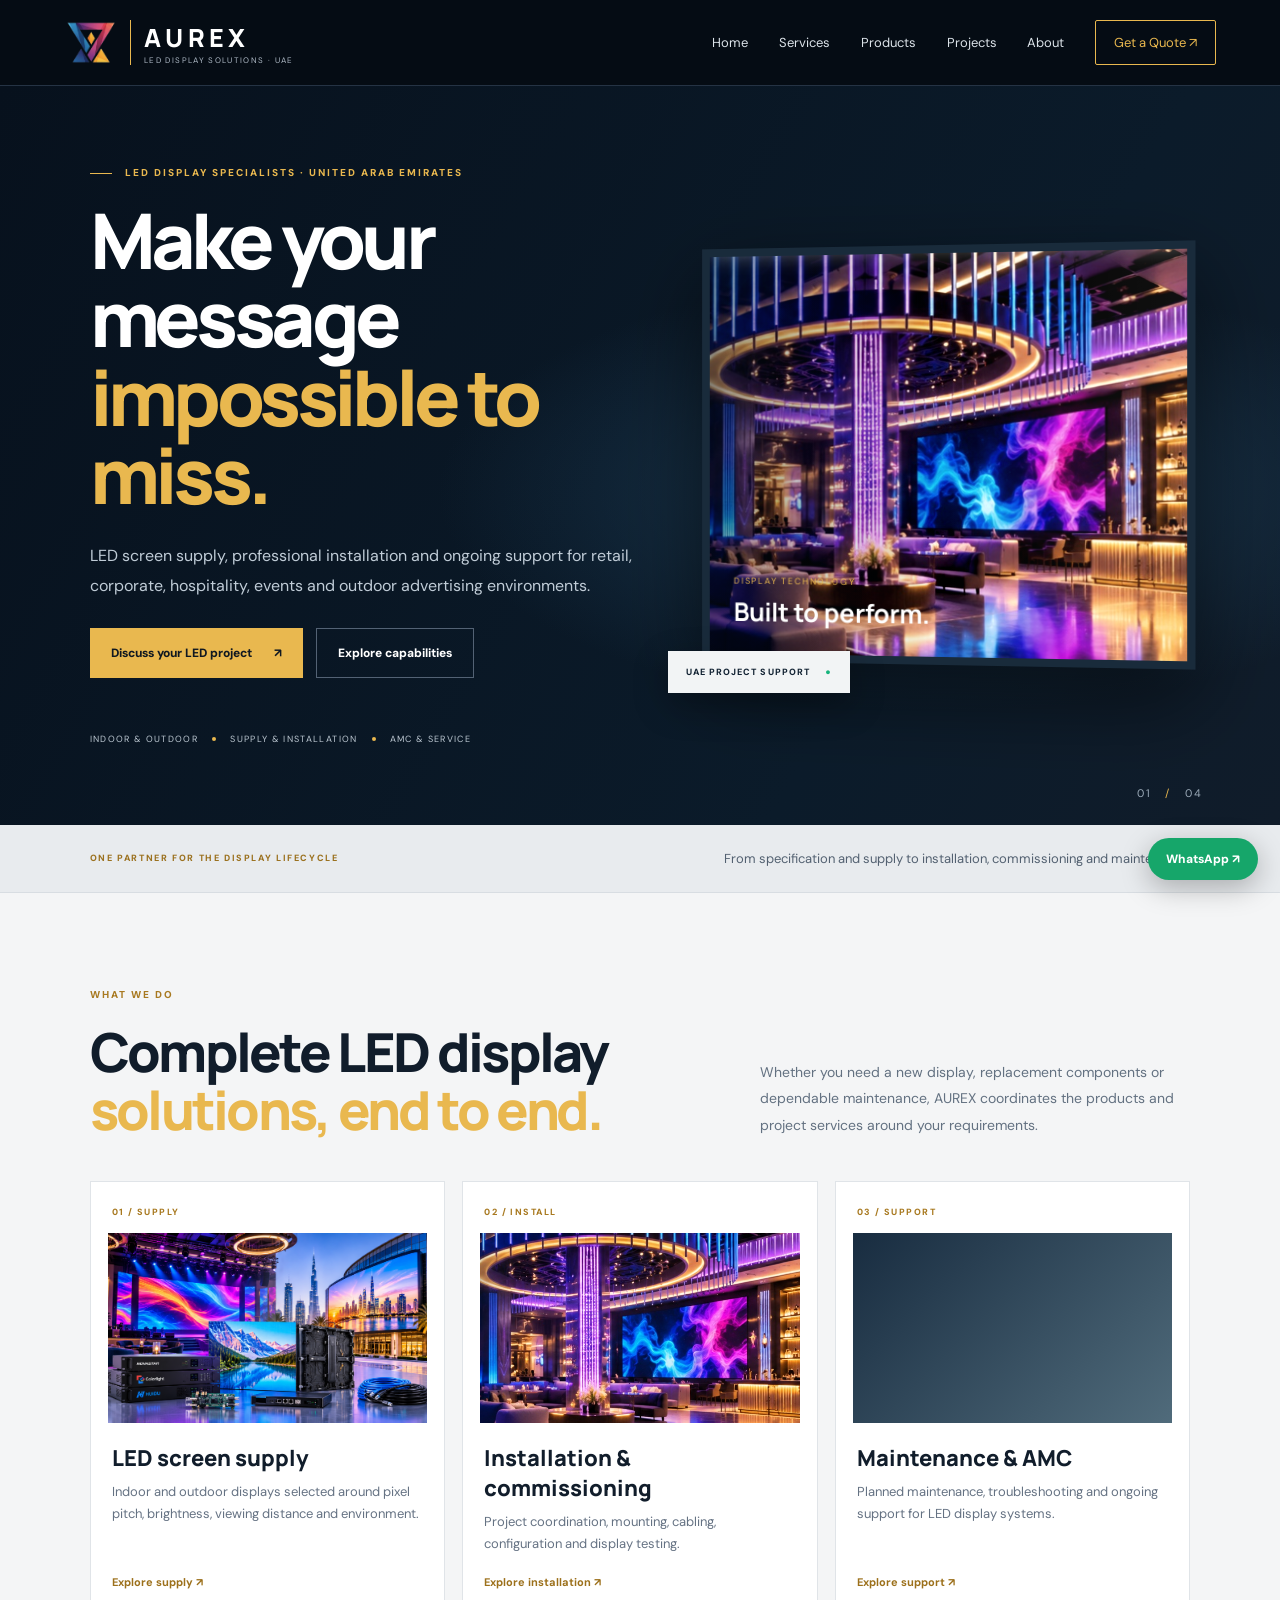
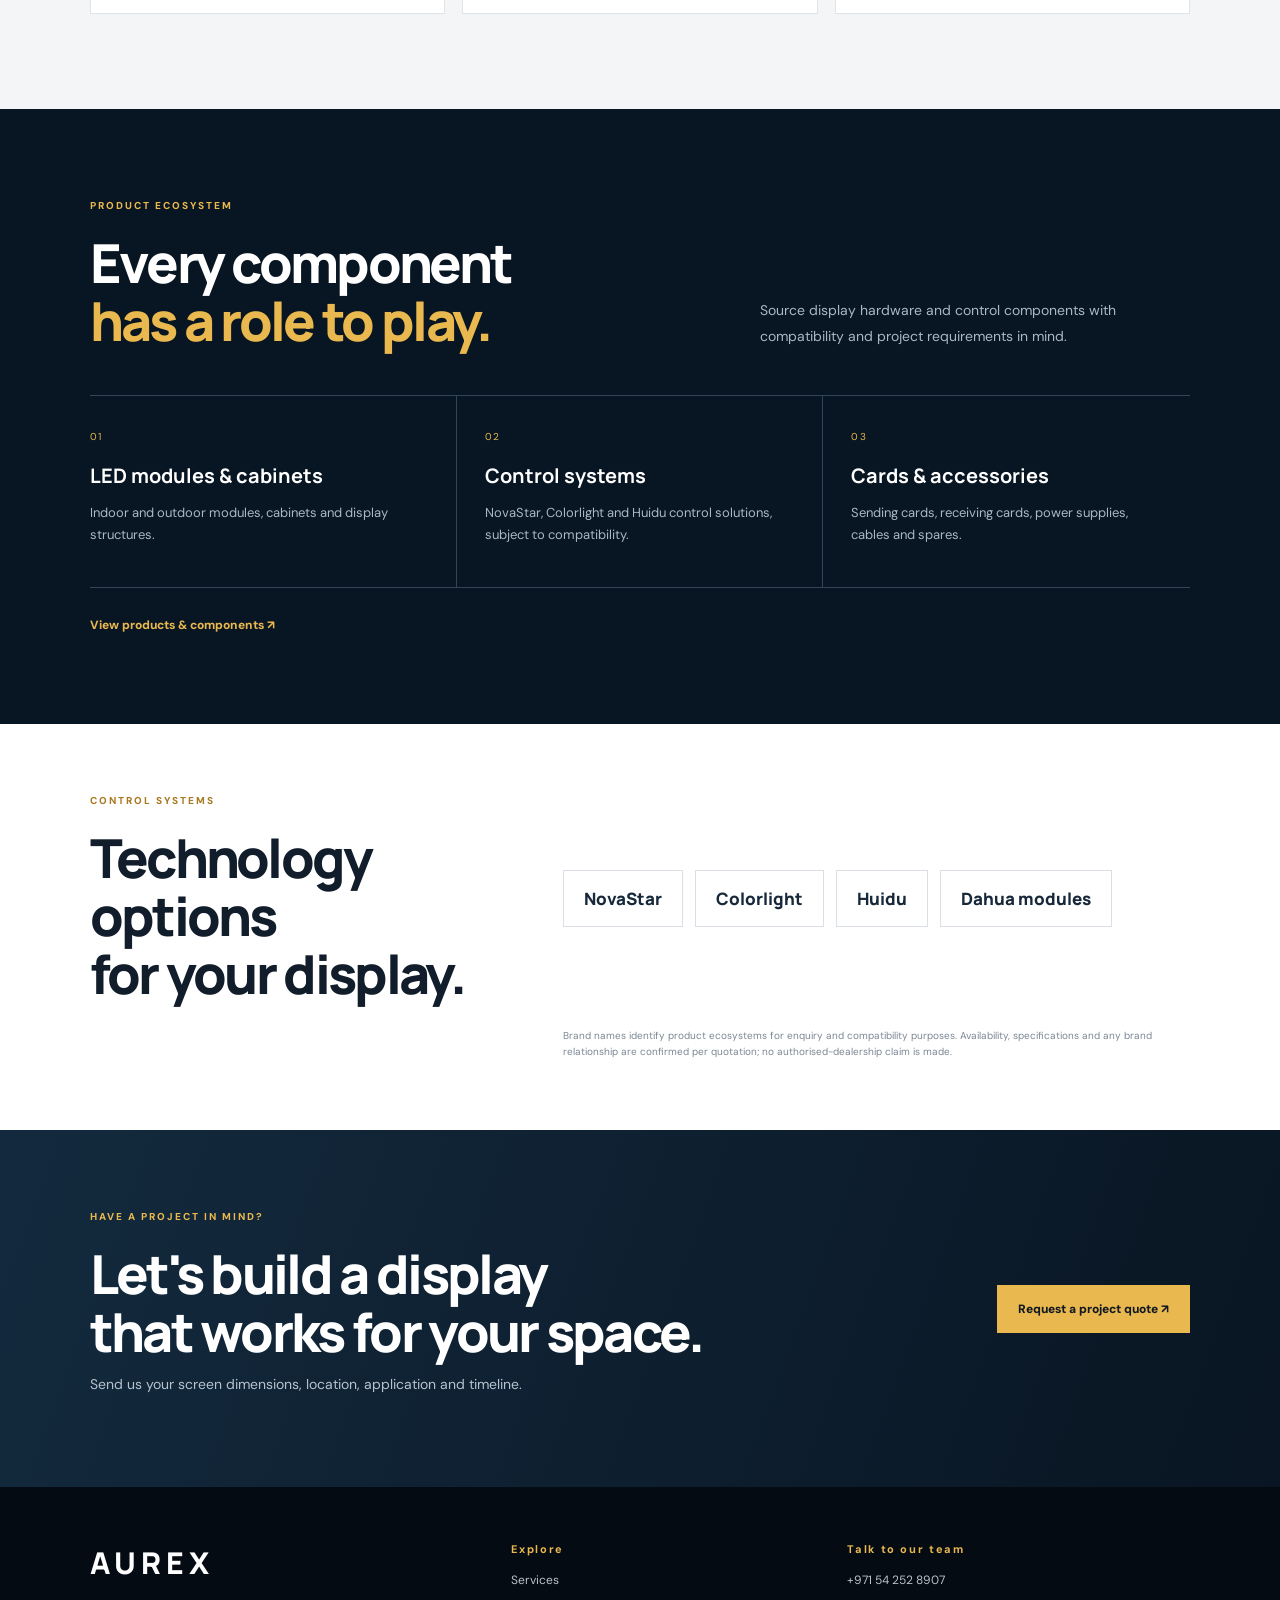
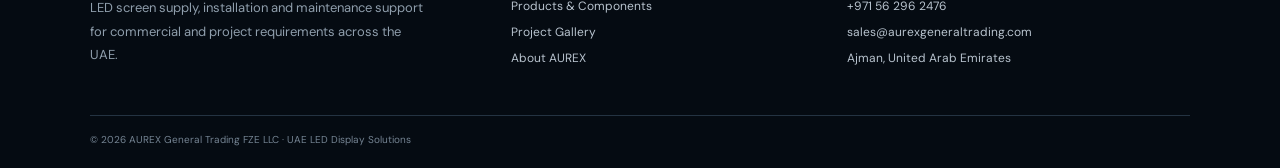
<file: index.html>
<!doctype html><html lang="en-AE"><head><meta charset="utf-8"><meta name="viewport" content="width=device-width,initial-scale=1"><title>AUREX | LED Screen Supply, Installation & AMC UAE</title><meta name="description" content="AUREX supplies and installs indoor and outdoor LED screens across the UAE, with controllers, modules, project support and annual maintenance contracts."><meta name="robots" content="index,follow"><link rel="canonical" href="https://www.aurexgeneraltrading.com/"><link rel="icon" href="assets/aurex-logo.png"><link rel="preconnect" href="https://fonts.googleapis.com"><link rel="preconnect" href="https://fonts.gstatic.com" crossorigin><link href="https://fonts.googleapis.com/css2?family=DM+Sans:wght@400;500;600;700;800&family=Manrope:wght@500;600;700;800&display=swap" rel="stylesheet"><link rel="stylesheet" href="style.css"></head><body><header class="site-header"><a class="brand" href="index.html"><img src="assets/aurex-logo.png" alt="AUREX logo"><span><b>AUREX</b><small>LED DISPLAY SOLUTIONS · UAE</small></span></a><button class="menu" aria-label="Toggle menu" aria-expanded="false">☰</button><nav class="nav"><a href="index.html">Home</a><a href="services.html">Services</a><a href="products.html">Products</a><a href="projects.html">Projects</a><a href="about.html">About</a><a class="navbutton" href="contact.html#enquiry">Get a Quote ↗</a></nav></header><main><section class="hero-led"><div class="hero-content"><p class="eyebrow"><i></i> LED DISPLAY SPECIALISTS · UNITED ARAB EMIRATES</p><h1>Make your message<br><em>impossible to miss.</em></h1><p class="hero-sub">LED screen supply, professional installation and ongoing support for retail, corporate, hospitality, events and outdoor advertising environments.</p><div class="hero-actions"><a class="btn-primary" href="contact.html#enquiry">Discuss your LED project <span>↗</span></a><a class="btn-secondary" href="projects.html">Explore capabilities</a></div><div class="hero-proof"><span>INDOOR &amp; OUTDOOR</span><b></b><span>SUPPLY &amp; INSTALLATION</span><b></b><span>AMC &amp; SERVICE</span></div></div><div class="hero-visual"><div class="screen-frame"><img src="assets/venue-hero.jpg" alt="Large-format LED display in a venue"><div class="scanline"></div><div class="screen-caption"><span>DISPLAY TECHNOLOGY</span><strong>Built to perform.</strong></div></div><div class="floating-tag">UAE PROJECT SUPPORT <span>●</span></div></div><div class="hero-index">01 <span>/</span> 04</div></section><section class="intro-strip"><span>ONE PARTNER FOR THE DISPLAY LIFECYCLE</span><p>From specification and supply to installation, commissioning and maintenance.</p></section><section class="section-wrap"><div class="section-heading"><div><p class="eyebrow dark">WHAT WE DO</p><h2>Complete LED display<br><em>solutions, end to end.</em></h2></div><p>Whether you need a new display, replacement components or dependable maintenance, AUREX coordinates the products and project services around your requirements.</p></div><div class="service-grid"><a class="feature-card" href="services.html#supply"><span class="card-index">01 / SUPPLY</span><div class="feature-img supply-img"></div><h3>LED screen supply</h3><p>Indoor and outdoor displays selected around pixel pitch, brightness, viewing distance and environment.</p><b>Explore supply ↗</b></a><a class="feature-card" href="services.html#installation"><span class="card-index">02 / INSTALL</span><div class="feature-img install-img"></div><h3>Installation &amp; commissioning</h3><p>Project coordination, mounting, cabling, configuration and display testing.</p><b>Explore installation ↗</b></a><a class="feature-card" href="services.html#maintenance"><span class="card-index">03 / SUPPORT</span><div class="feature-img support-img"></div><h3>Maintenance &amp; AMC</h3><p>Planned maintenance, troubleshooting and ongoing support for LED display systems.</p><b>Explore support ↗</b></a></div></section><section class="dark-section"><div class="section-heading"><div><p class="eyebrow">PRODUCT ECOSYSTEM</p><h2>Every component<br><em>has a role to play.</em></h2></div><p>Source display hardware and control components with compatibility and project requirements in mind.</p></div><div class="product-row"><div><span>01</span><h3>LED modules &amp; cabinets</h3><p>Indoor and outdoor modules, cabinets and display structures.</p></div><div><span>02</span><h3>Control systems</h3><p>NovaStar, Colorlight and Huidu control solutions, subject to compatibility.</p></div><div><span>03</span><h3>Cards &amp; accessories</h3><p>Sending cards, receiving cards, power supplies, cables and spares.</p></div></div><a class="text-link" href="products.html">View products &amp; components ↗</a></section><section class="brand-band"><div><p class="eyebrow dark">CONTROL SYSTEMS</p><h2>Technology options<br>for your display.</h2></div><div class="brand-list"><span>NovaStar</span><span>Colorlight</span><span>Huidu</span><span>Dahua modules</span></div><p class="small-note">Brand names identify product ecosystems for enquiry and compatibility purposes. Availability, specifications and any brand relationship are confirmed per quotation; no authorised-dealership claim is made.</p></section><section class="cta-band"><div><p class="eyebrow">HAVE A PROJECT IN MIND?</p><h2>Let's build a display<br>that works for your space.</h2><p>Send us your screen dimensions, location, application and timeline.</p></div><a class="btn-primary" href="contact.html#enquiry">Request a project quote ↗</a></section></main><footer class="site-footer"><div class="footer-main"><div><a class="footbrand" href="index.html">AUREX</a><p>LED screen supply, installation and maintenance support for commercial and project requirements across the UAE.</p></div><div><h4>Explore</h4><a href="services.html">Services</a><a href="products.html">Products &amp; Components</a><a href="projects.html">Project Gallery</a><a href="about.html">About AUREX</a></div><div><h4>Talk to our team</h4><a href="tel:+971542528907">+971 54 252 8907</a><a href="tel:+971562962476">+971 56 296 2476</a><a href="mailto:sales@aurexgeneraltrading.com">sales@aurexgeneraltrading.com</a><span>Ajman, United Arab Emirates</span></div></div><div class="footer-bottom">© <span id="year"></span> AUREX General Trading FZE LLC · UAE LED Display Solutions</div></footer><a class="whatsapp" href="https://wa.me/971542528907?text=Hello%20AUREX%2C%20I%20need%20an%20LED%20screen%20quotation." target="_blank" rel="noopener">WhatsApp ↗</a><script src="script.js"></script></body></html>
</file>
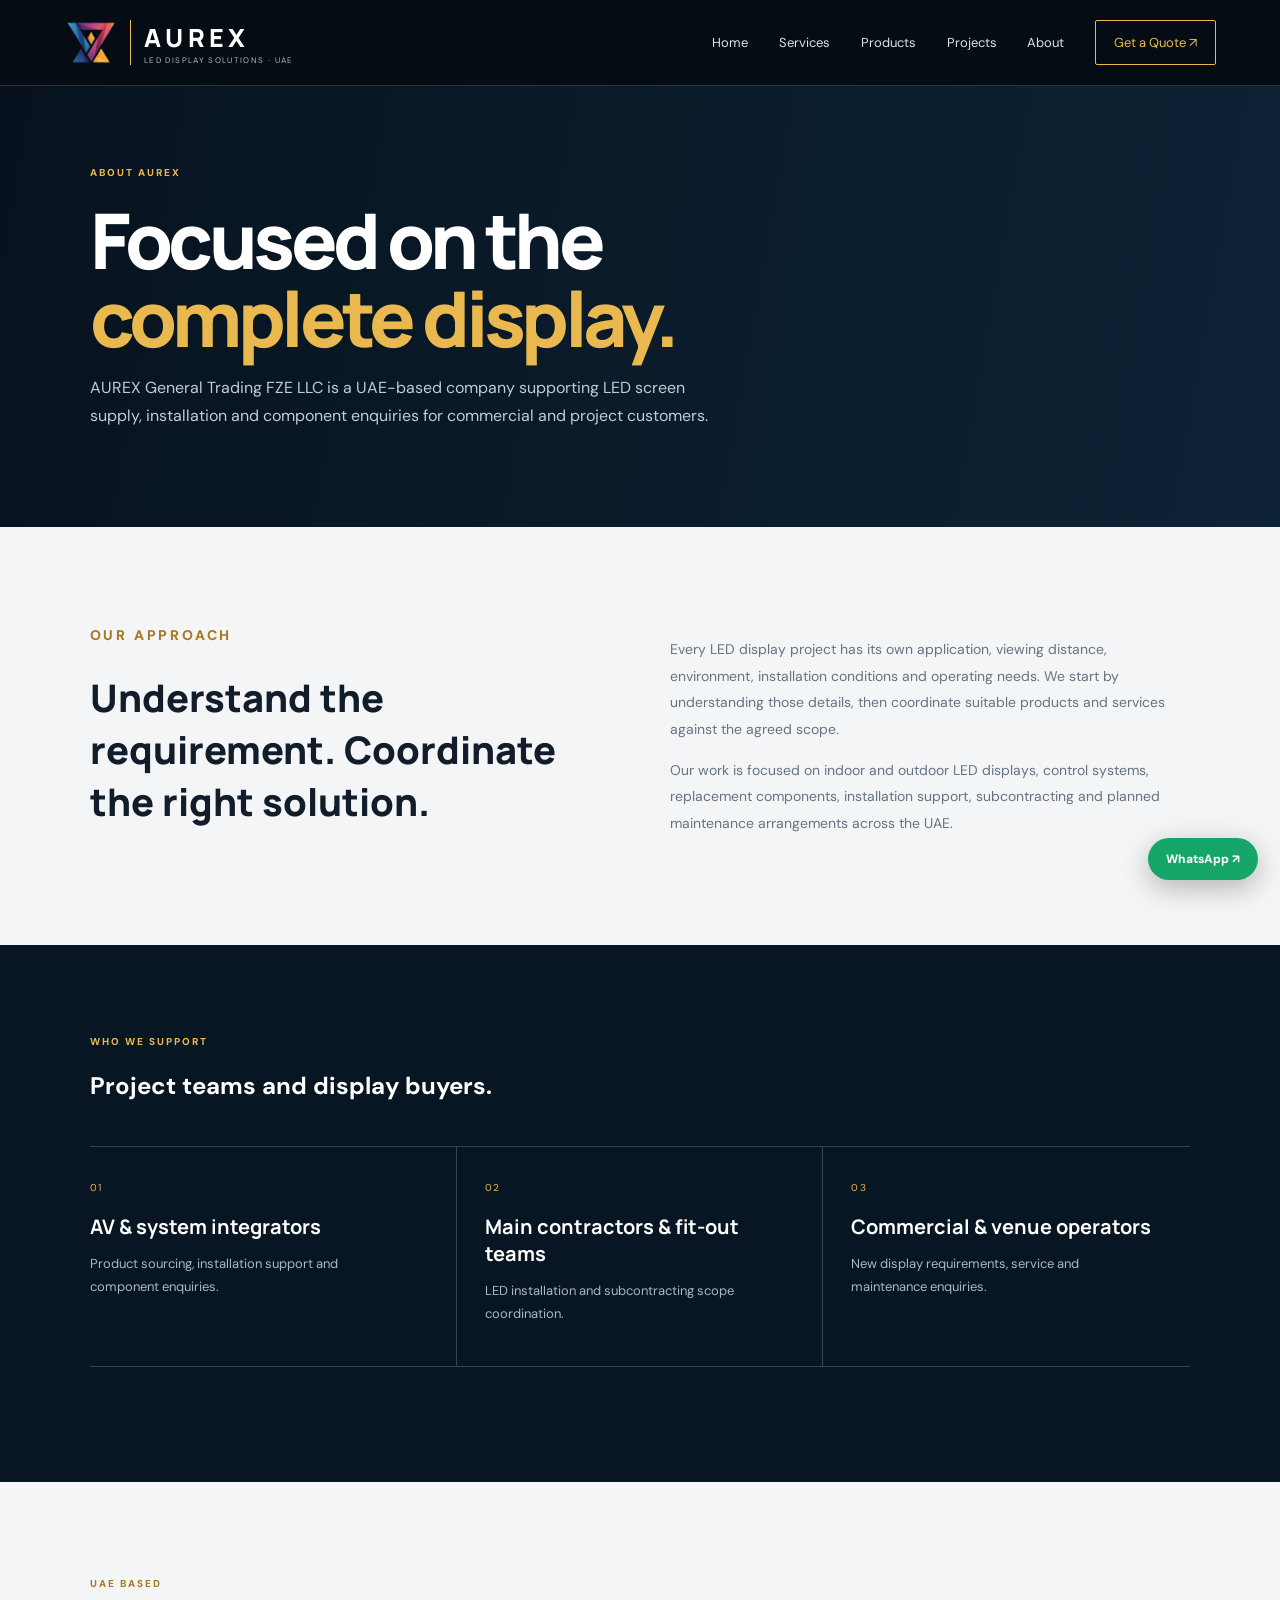
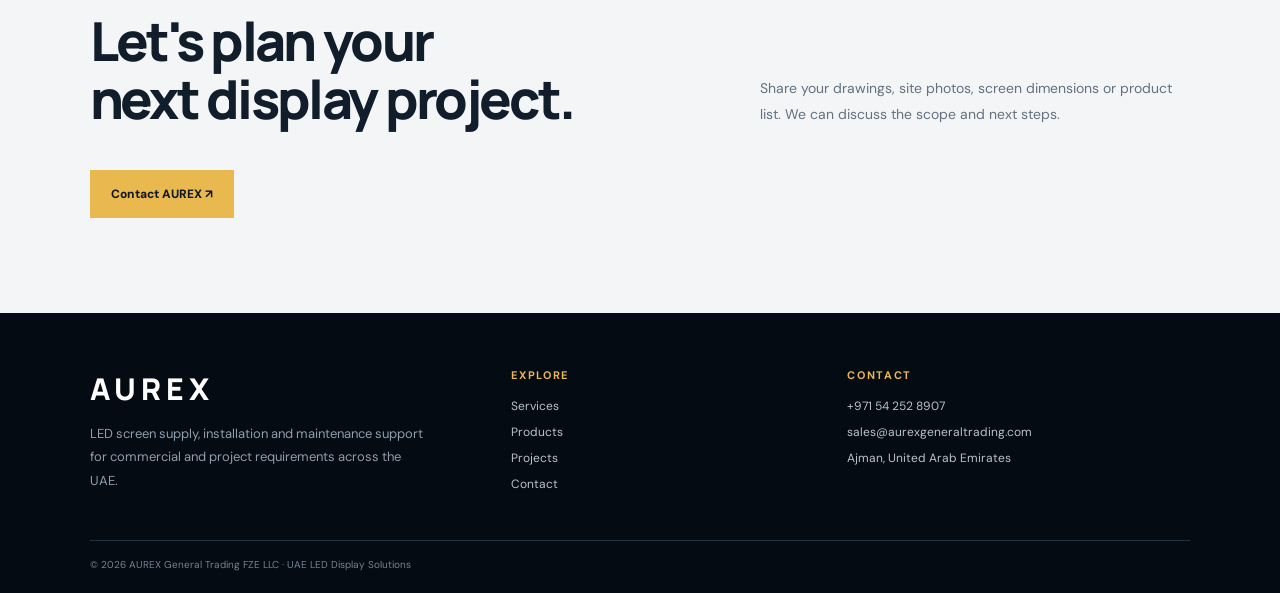
<file: about.html>
<!doctype html><html lang="en-AE"><head><meta charset="utf-8"><meta name="viewport" content="width=device-width,initial-scale=1"><title>About AUREX | LED Display Solutions UAE</title><meta name="description" content="AUREX General Trading FZE LLC supports LED display supply, installation, project subcontracting and maintenance requirements across the UAE."><link rel="canonical" href="https://www.aurexgeneraltrading.com/about.html"><link rel="icon" href="assets/aurex-logo.png"><link rel="preconnect" href="https://fonts.googleapis.com"><link rel="preconnect" href="https://fonts.gstatic.com" crossorigin><link href="https://fonts.googleapis.com/css2?family=DM+Sans:wght@400;500;600;700;800&family=Manrope:wght@500;600;700;800&display=swap" rel="stylesheet"><link rel="stylesheet" href="style.css"></head><body><header class="site-header"><a class="brand" href="index.html"><img src="assets/aurex-logo.png" alt="AUREX logo"><span><b>AUREX</b><small>LED DISPLAY SOLUTIONS · UAE</small></span></a><button class="menu" aria-label="Toggle menu" aria-expanded="false">☰</button><nav class="nav"><a href="index.html">Home</a><a href="services.html">Services</a><a href="products.html">Products</a><a href="projects.html">Projects</a><a href="about.html">About</a><a class="navbutton" href="contact.html#enquiry">Get a Quote ↗</a></nav></header><main><section class="page-hero"><div><p class="eyebrow">ABOUT AUREX</p><h1>Focused on the<br><em>complete display.</em></h1><p class="lead">AUREX General Trading FZE LLC is a UAE-based company supporting LED screen supply, installation and component enquiries for commercial and project customers.</p></div></section><section class="section about-split"><div><p class="eyebrow dark">OUR APPROACH</p><h2>Understand the requirement. Coordinate the right solution.</h2></div><div><p>Every LED display project has its own application, viewing distance, environment, installation conditions and operating needs. We start by understanding those details, then coordinate suitable products and services against the agreed scope.</p><p>Our work is focused on indoor and outdoor LED displays, control systems, replacement components, installation support, subcontracting and planned maintenance arrangements across the UAE.</p></div></section><section class="dark-section"><p class="eyebrow">WHO WE SUPPORT</p><h2 class="section-heading" style="display:block">Project teams and display buyers.</h2><div class="product-row"><div><span>01</span><h3>AV &amp; system integrators</h3><p>Product sourcing, installation support and component enquiries.</p></div><div><span>02</span><h3>Main contractors &amp; fit-out teams</h3><p>LED installation and subcontracting scope coordination.</p></div><div><span>03</span><h3>Commercial &amp; venue operators</h3><p>New display requirements, service and maintenance enquiries.</p></div></div></section><section class="section"><div class="section-heading"><div><p class="eyebrow dark">UAE BASED</p><h2>Let's plan your<br>next display project.</h2></div><p>Share your drawings, site photos, screen dimensions or product list. We can discuss the scope and next steps.</p></div><a class="btn-primary" style="display:inline-flex" href="contact.html#enquiry">Contact AUREX ↗</a></section></main><footer class="site-footer"><div class="footer-main"><div><a class="footbrand" href="index.html">AUREX</a><p>LED screen supply, installation and maintenance support for commercial and project requirements across the UAE.</p></div><div><h4>EXPLORE</h4><a href="services.html">Services</a><a href="products.html">Products</a><a href="projects.html">Projects</a><a href="contact.html">Contact</a></div><div><h4>CONTACT</h4><a href="tel:+971542528907">+971 54 252 8907</a><a href="mailto:sales@aurexgeneraltrading.com">sales@aurexgeneraltrading.com</a><span>Ajman, United Arab Emirates</span></div></div><div class="footer-bottom">© <span id="year"></span> AUREX General Trading FZE LLC · UAE LED Display Solutions</div></footer><a class="whatsapp" href="https://wa.me/971542528907?text=Hello%20AUREX%2C%20I%20need%20an%20LED%20screen%20quotation." target="_blank" rel="noopener">WhatsApp ↗</a><script src="script.js"></script></body></html>
</file>
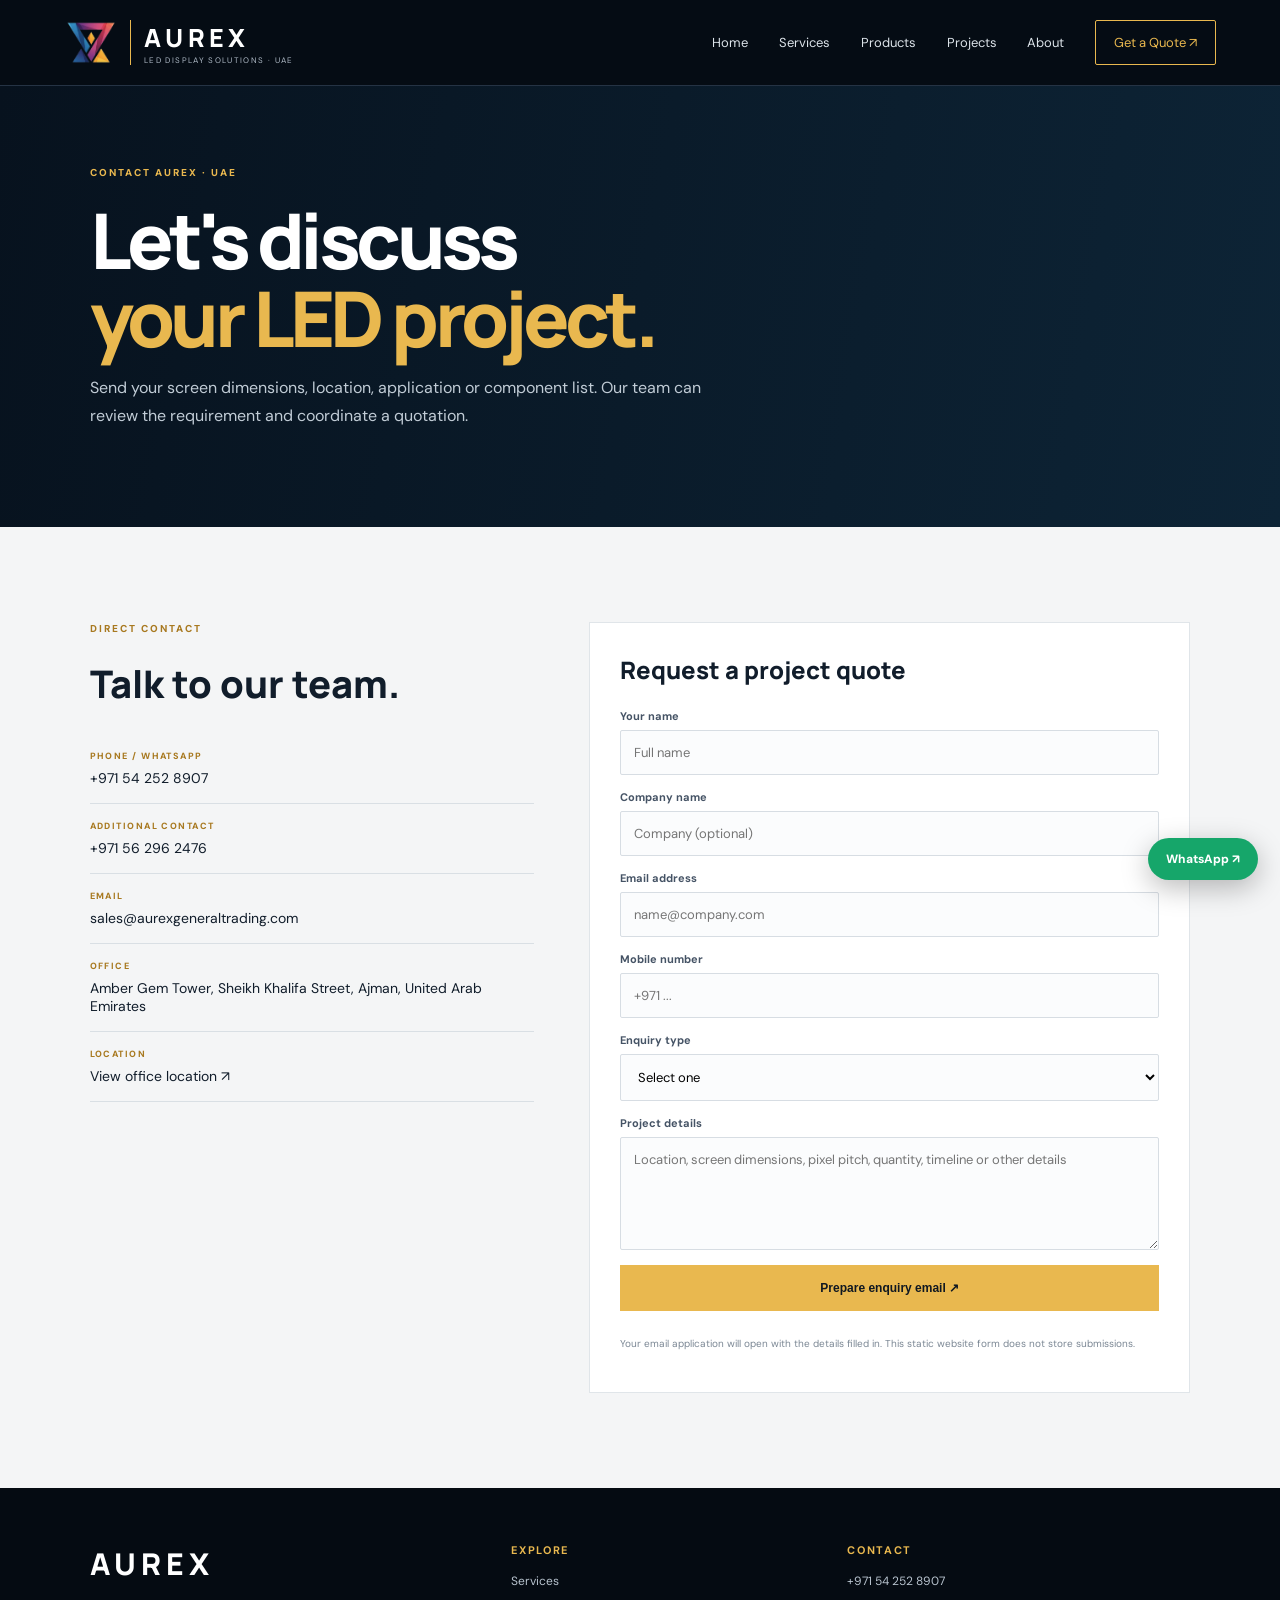
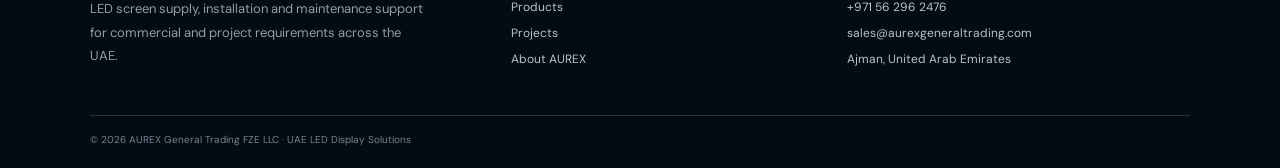
<file: contact.html>
<!doctype html><html lang="en-AE"><head><meta charset="utf-8"><meta name="viewport" content="width=device-width,initial-scale=1"><title>Contact AUREX | LED Screen Solutions UAE</title><meta name="description" content="Contact AUREX in Ajman, UAE for indoor and outdoor LED screen supply, installation, components and annual maintenance contracts."><link rel="canonical" href="https://www.aurexgeneraltrading.com/contact.html"><link rel="icon" href="assets/aurex-logo.png"><link rel="preconnect" href="https://fonts.googleapis.com"><link rel="preconnect" href="https://fonts.gstatic.com" crossorigin><link href="https://fonts.googleapis.com/css2?family=DM+Sans:wght@400;500;600;700;800&family=Manrope:wght@500;600;700;800&display=swap" rel="stylesheet"><link rel="stylesheet" href="style.css"></head><body><header class="site-header"><a class="brand" href="index.html"><img src="assets/aurex-logo.png" alt="AUREX logo"><span><b>AUREX</b><small>LED DISPLAY SOLUTIONS · UAE</small></span></a><button class="menu" aria-label="Toggle menu" aria-expanded="false">☰</button><nav class="nav"><a href="index.html">Home</a><a href="services.html">Services</a><a href="products.html">Products</a><a href="projects.html">Projects</a><a href="about.html">About</a><a class="navbutton" href="contact.html#enquiry">Get a Quote ↗</a></nav></header><main><section class="page-hero"><div><p class="eyebrow">CONTACT AUREX · UAE</p><h1>Let's discuss<br><em>your LED project.</em></h1><p class="lead">Send your screen dimensions, location, application or component list. Our team can review the requirement and coordinate a quotation.</p></div></section><section class="section contact-layout" id="enquiry"><div class="contact-info"><p class="eyebrow dark">DIRECT CONTACT</p><h2>Talk to our team.</h2><a href="tel:+971542528907"><small>PHONE / WHATSAPP</small>+971 54 252 8907</a><a href="tel:+971562962476"><small>ADDITIONAL CONTACT</small>+971 56 296 2476</a><a href="mailto:sales@aurexgeneraltrading.com"><small>EMAIL</small>sales@aurexgeneraltrading.com</a><div><small>OFFICE</small>Amber Gem Tower, Sheikh Khalifa Street, Ajman, United Arab Emirates</div><a target="_blank" rel="noopener" href="https://www.google.com/maps/search/?api=1&query=Amber+Gem+Tower+Sheikh+Khalifa+Street+Ajman+UAE"><small>LOCATION</small>View office location ↗</a></div><form class="enquiry-form" id="quoteForm"><h3>Request a project quote</h3><label>Your name<input name="name" required placeholder="Full name"></label><label>Company name<input name="company" placeholder="Company (optional)"></label><label>Email address<input type="email" name="email" required placeholder="name@company.com"></label><label>Mobile number<input name="phone" required placeholder="+971 ..."></label><label>Enquiry type<select name="category" id="category"><option value="">Select one</option><option>Indoor LED screen</option><option>Outdoor LED screen</option><option>LED controllers and components</option><option>Installation / subcontracting</option><option>AMC / maintenance</option><option>Other project enquiry</option></select></label><label>Project details<textarea name="message" rows="5" required placeholder="Location, screen dimensions, pixel pitch, quantity, timeline or other details"></textarea></label><button class="btn-primary submit" type="submit">Prepare enquiry email ↗</button><p class="form-note">Your email application will open with the details filled in. This static website form does not store submissions.</p></form></section></main><footer class="site-footer"><div class="footer-main"><div><a class="footbrand" href="index.html">AUREX</a><p>LED screen supply, installation and maintenance support for commercial and project requirements across the UAE.</p></div><div><h4>EXPLORE</h4><a href="services.html">Services</a><a href="products.html">Products</a><a href="projects.html">Projects</a><a href="about.html">About AUREX</a></div><div><h4>CONTACT</h4><a href="tel:+971542528907">+971 54 252 8907</a><a href="tel:+971562962476">+971 56 296 2476</a><a href="mailto:sales@aurexgeneraltrading.com">sales@aurexgeneraltrading.com</a><span>Ajman, United Arab Emirates</span></div></div><div class="footer-bottom">© <span id="year"></span> AUREX General Trading FZE LLC · UAE LED Display Solutions</div></footer><a class="whatsapp" href="https://wa.me/971542528907?text=Hello%20AUREX%2C%20I%20need%20an%20LED%20screen%20quotation." target="_blank" rel="noopener">WhatsApp ↗</a><script src="script.js"></script></body></html>
</file>
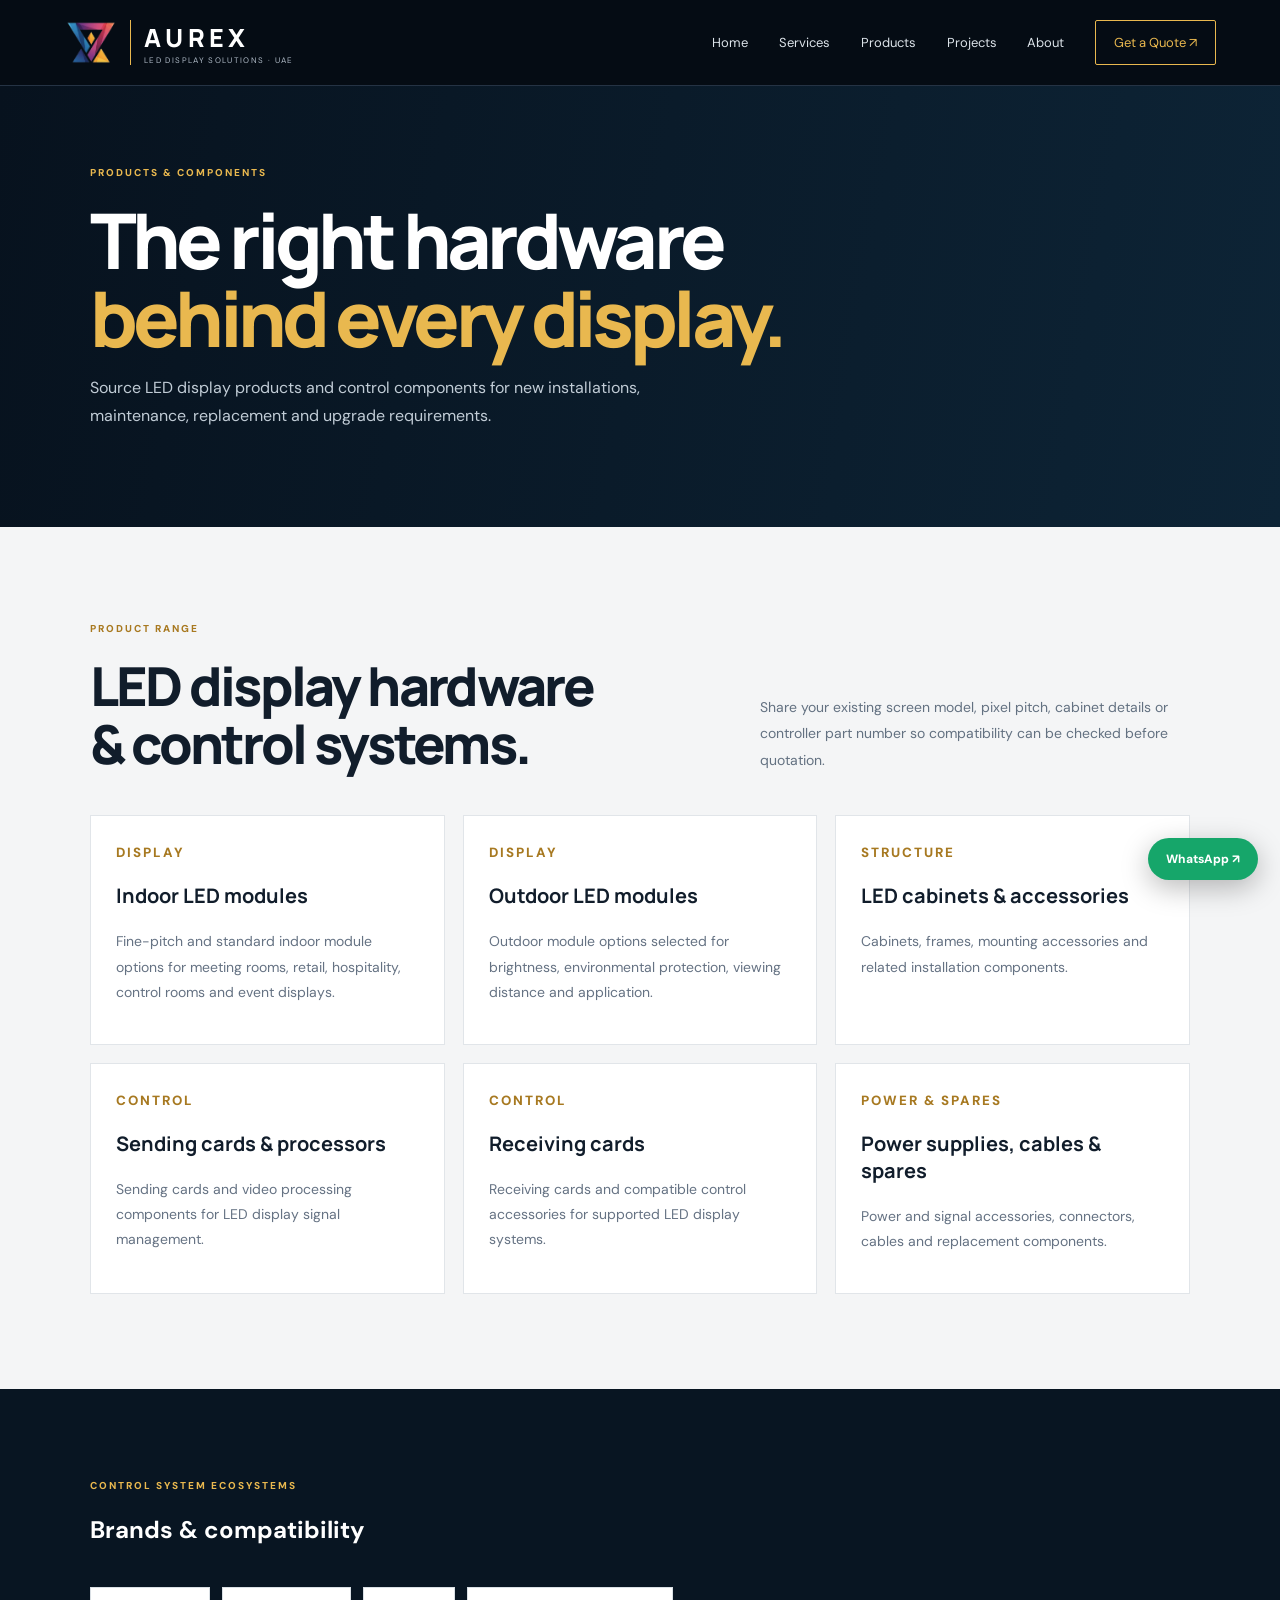
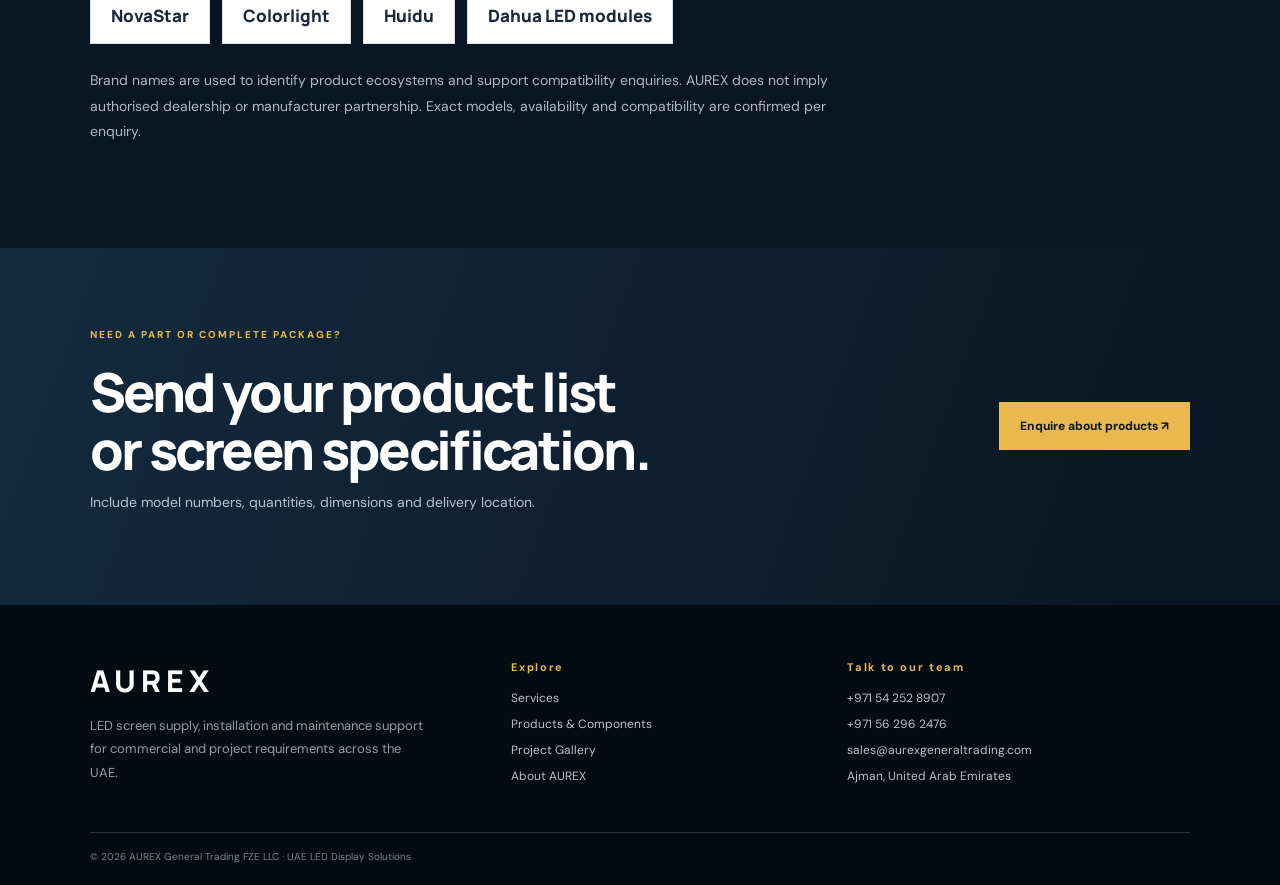
<file: products.html>
<!doctype html><html lang="en-AE"><head><meta charset="utf-8"><meta name="viewport" content="width=device-width,initial-scale=1"><title>LED Modules, Controllers & Components UAE | AUREX</title><meta name="description" content="LED modules, cabinets, NovaStar, Colorlight and Huidu controllers, sending cards, receiving cards, power supplies and accessories in the UAE."><meta name="robots" content="index,follow"><link rel="canonical" href="https://www.aurexgeneraltrading.com/products.html"><link rel="icon" href="assets/aurex-logo.png"><link rel="preconnect" href="https://fonts.googleapis.com"><link rel="preconnect" href="https://fonts.gstatic.com" crossorigin><link href="https://fonts.googleapis.com/css2?family=DM+Sans:wght@400;500;600;700;800&family=Manrope:wght@500;600;700;800&display=swap" rel="stylesheet"><link rel="stylesheet" href="style.css"></head><body><header class="site-header"><a class="brand" href="index.html"><img src="assets/aurex-logo.png" alt="AUREX logo"><span><b>AUREX</b><small>LED DISPLAY SOLUTIONS · UAE</small></span></a><button class="menu" aria-label="Toggle menu" aria-expanded="false">☰</button><nav class="nav"><a href="index.html">Home</a><a href="services.html">Services</a><a href="products.html">Products</a><a href="projects.html">Projects</a><a href="about.html">About</a><a class="navbutton" href="contact.html#enquiry">Get a Quote ↗</a></nav></header><main><section class="page-hero"><div><p class="eyebrow">PRODUCTS &amp; COMPONENTS</p><h1>The right hardware<br><em>behind every display.</em></h1><p class="lead">Source LED display products and control components for new installations, maintenance, replacement and upgrade requirements.</p></div></section><section class="section"><div class="section-heading"><div><p class="eyebrow dark">PRODUCT RANGE</p><h2>LED display hardware<br>&amp; control systems.</h2></div><p>Share your existing screen model, pixel pitch, cabinet details or controller part number so compatibility can be checked before quotation.</p></div><div class="content-grid"><article class="info-card"><small>DISPLAY</small><h3>Indoor LED modules</h3><p>Fine-pitch and standard indoor module options for meeting rooms, retail, hospitality, control rooms and event displays.</p></article><article class="info-card"><small>DISPLAY</small><h3>Outdoor LED modules</h3><p>Outdoor module options selected for brightness, environmental protection, viewing distance and application.</p></article><article class="info-card"><small>STRUCTURE</small><h3>LED cabinets &amp; accessories</h3><p>Cabinets, frames, mounting accessories and related installation components.</p></article><article class="info-card"><small>CONTROL</small><h3>Sending cards &amp; processors</h3><p>Sending cards and video processing components for LED display signal management.</p></article><article class="info-card"><small>CONTROL</small><h3>Receiving cards</h3><p>Receiving cards and compatible control accessories for supported LED display systems.</p></article><article class="info-card"><small>POWER &amp; SPARES</small><h3>Power supplies, cables &amp; spares</h3><p>Power and signal accessories, connectors, cables and replacement components.</p></article></div></section><section class="dark-section"><p class="eyebrow">CONTROL SYSTEM ECOSYSTEMS</p><h2 class="section-heading" style="display:block">Brands &amp; compatibility</h2><div class="brand-chips"><span>NovaStar</span><span>Colorlight</span><span>Huidu</span><span>Dahua LED modules</span></div><p class="body-copy" style="color:#adbac6;max-width:760px;margin-top:24px">Brand names are used to identify product ecosystems and support compatibility enquiries. AUREX does not imply authorised dealership or manufacturer partnership. Exact models, availability and compatibility are confirmed per enquiry.</p></section><section class="cta-band"><div><p class="eyebrow">NEED A PART OR COMPLETE PACKAGE?</p><h2>Send your product list<br>or screen specification.</h2><p>Include model numbers, quantities, dimensions and delivery location.</p></div><a class="btn-primary" href="contact.html?category=LED%20Products#enquiry">Enquire about products ↗</a></section></main><footer class="site-footer"><div class="footer-main"><div><a class="footbrand" href="index.html">AUREX</a><p>LED screen supply, installation and maintenance support for commercial and project requirements across the UAE.</p></div><div><h4>Explore</h4><a href="services.html">Services</a><a href="products.html">Products &amp; Components</a><a href="projects.html">Project Gallery</a><a href="about.html">About AUREX</a></div><div><h4>Talk to our team</h4><a href="tel:+971542528907">+971 54 252 8907</a><a href="tel:+971562962476">+971 56 296 2476</a><a href="mailto:sales@aurexgeneraltrading.com">sales@aurexgeneraltrading.com</a><span>Ajman, United Arab Emirates</span></div></div><div class="footer-bottom">© <span id="year"></span> AUREX General Trading FZE LLC · UAE LED Display Solutions</div></footer><a class="whatsapp" href="https://wa.me/971542528907?text=Hello%20AUREX%2C%20I%20need%20an%20LED%20screen%20quotation." target="_blank" rel="noopener">WhatsApp ↗</a><script src="script.js"></script></body></html>
</file>
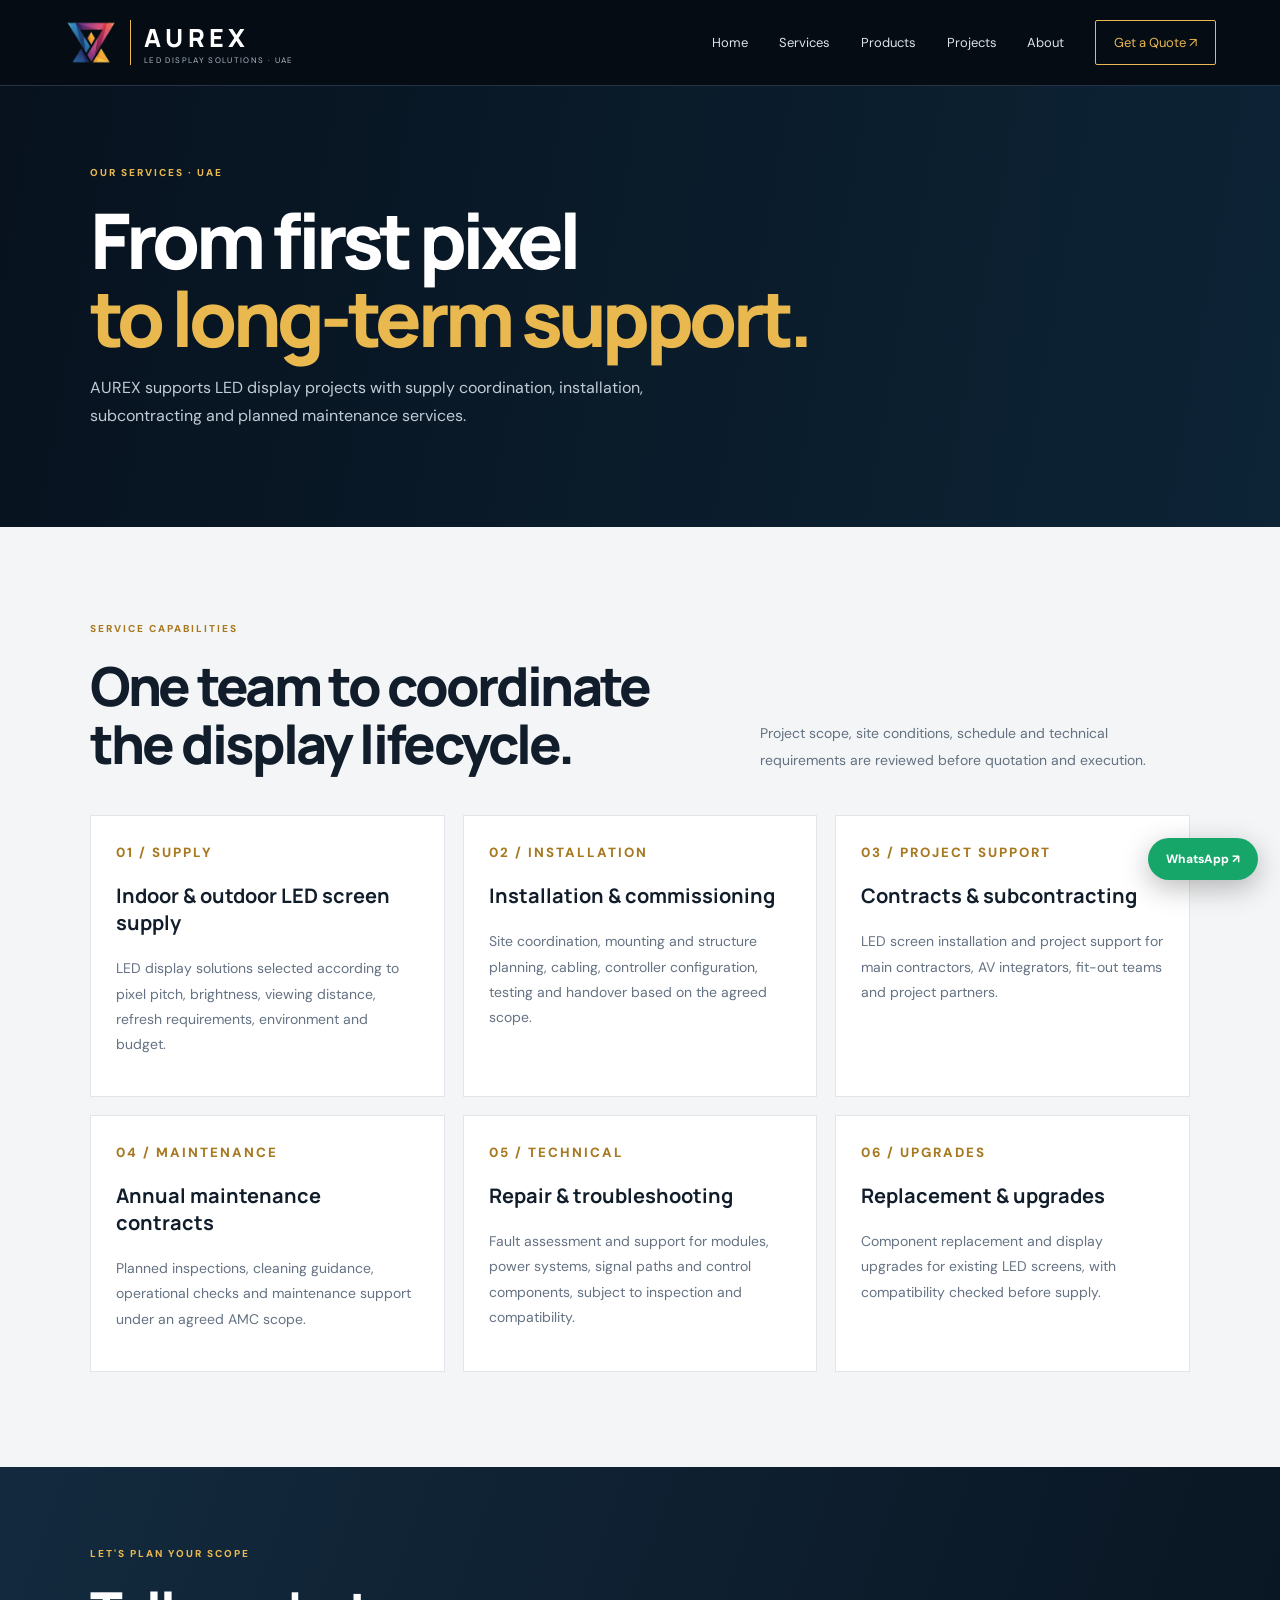
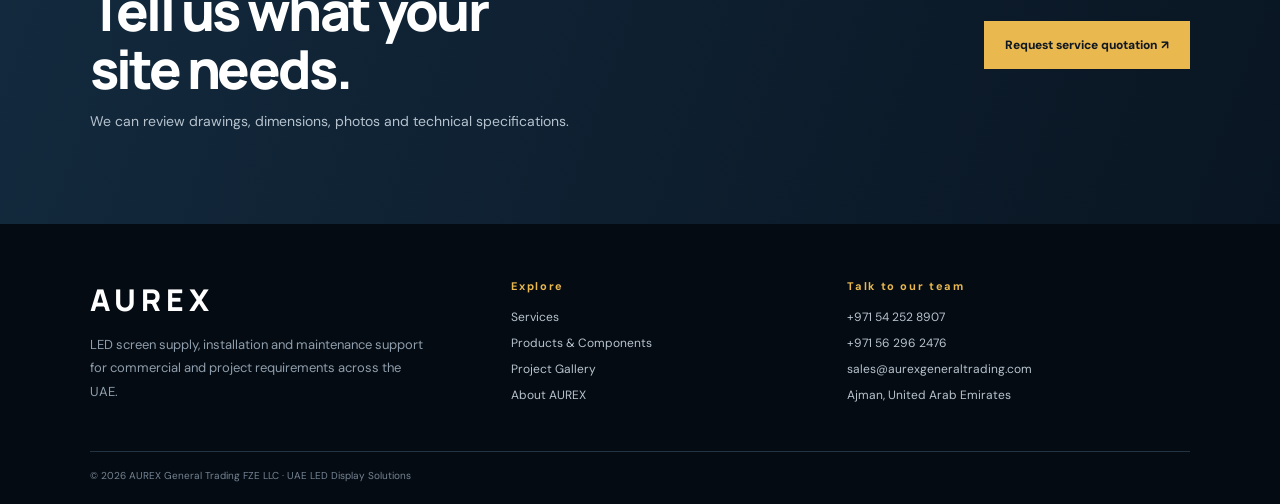
<file: services.html>
<!doctype html><html lang="en-AE"><head><meta charset="utf-8"><meta name="viewport" content="width=device-width,initial-scale=1"><title>LED Screen Installation, AMC & Maintenance UAE | AUREX</title><meta name="description" content="Indoor and outdoor LED screen supply, installation, subcontracting, service contracts and annual maintenance contracts across the UAE."><meta name="robots" content="index,follow"><link rel="canonical" href="https://www.aurexgeneraltrading.com/services.html"><link rel="icon" href="assets/aurex-logo.png"><link rel="preconnect" href="https://fonts.googleapis.com"><link rel="preconnect" href="https://fonts.gstatic.com" crossorigin><link href="https://fonts.googleapis.com/css2?family=DM+Sans:wght@400;500;600;700;800&family=Manrope:wght@500;600;700;800&display=swap" rel="stylesheet"><link rel="stylesheet" href="style.css"></head><body><header class="site-header"><a class="brand" href="index.html"><img src="assets/aurex-logo.png" alt="AUREX logo"><span><b>AUREX</b><small>LED DISPLAY SOLUTIONS · UAE</small></span></a><button class="menu" aria-label="Toggle menu" aria-expanded="false">☰</button><nav class="nav"><a href="index.html">Home</a><a href="services.html">Services</a><a href="products.html">Products</a><a href="projects.html">Projects</a><a href="about.html">About</a><a class="navbutton" href="contact.html#enquiry">Get a Quote ↗</a></nav></header><main><section class="page-hero"><div><p class="eyebrow">OUR SERVICES · UAE</p><h1>From first pixel<br><em>to long-term support.</em></h1><p class="lead">AUREX supports LED display projects with supply coordination, installation, subcontracting and planned maintenance services.</p></div></section><section class="section"><div class="section-heading"><div><p class="eyebrow dark">SERVICE CAPABILITIES</p><h2>One team to coordinate<br>the display lifecycle.</h2></div><p>Project scope, site conditions, schedule and technical requirements are reviewed before quotation and execution.</p></div><div class="content-grid"><article class="info-card" id="supply"><small>01 / SUPPLY</small><h3>Indoor &amp; outdoor LED screen supply</h3><p>LED display solutions selected according to pixel pitch, brightness, viewing distance, refresh requirements, environment and budget.</p></article><article class="info-card" id="installation"><small>02 / INSTALLATION</small><h3>Installation &amp; commissioning</h3><p>Site coordination, mounting and structure planning, cabling, controller configuration, testing and handover based on the agreed scope.</p></article><article class="info-card" id="contracts"><small>03 / PROJECT SUPPORT</small><h3>Contracts &amp; subcontracting</h3><p>LED screen installation and project support for main contractors, AV integrators, fit-out teams and project partners.</p></article><article class="info-card" id="maintenance"><small>04 / MAINTENANCE</small><h3>Annual maintenance contracts</h3><p>Planned inspections, cleaning guidance, operational checks and maintenance support under an agreed AMC scope.</p></article><article class="info-card"><small>05 / TECHNICAL</small><h3>Repair &amp; troubleshooting</h3><p>Fault assessment and support for modules, power systems, signal paths and control components, subject to inspection and compatibility.</p></article><article class="info-card"><small>06 / UPGRADES</small><h3>Replacement &amp; upgrades</h3><p>Component replacement and display upgrades for existing LED screens, with compatibility checked before supply.</p></article></div></section><section class="cta-band"><div><p class="eyebrow">LET'S PLAN YOUR SCOPE</p><h2>Tell us what your<br>site needs.</h2><p>We can review drawings, dimensions, photos and technical specifications.</p></div><a class="btn-primary" href="contact.html#enquiry">Request service quotation ↗</a></section></main><footer class="site-footer"><div class="footer-main"><div><a class="footbrand" href="index.html">AUREX</a><p>LED screen supply, installation and maintenance support for commercial and project requirements across the UAE.</p></div><div><h4>Explore</h4><a href="services.html">Services</a><a href="products.html">Products &amp; Components</a><a href="projects.html">Project Gallery</a><a href="about.html">About AUREX</a></div><div><h4>Talk to our team</h4><a href="tel:+971542528907">+971 54 252 8907</a><a href="tel:+971562962476">+971 56 296 2476</a><a href="mailto:sales@aurexgeneraltrading.com">sales@aurexgeneraltrading.com</a><span>Ajman, United Arab Emirates</span></div></div><div class="footer-bottom">© <span id="year"></span> AUREX General Trading FZE LLC · UAE LED Display Solutions</div></footer><a class="whatsapp" href="https://wa.me/971542528907?text=Hello%20AUREX%2C%20I%20need%20an%20LED%20screen%20quotation." target="_blank" rel="noopener">WhatsApp ↗</a><script src="script.js"></script></body></html>
</file>
<file: style.css>
/* AUREX LED display specialist redesign */
:root{--ink:#07111d;--gold:#e9b84f;--paper:#f4f5f6}*{box-sizing:border-box}html{scroll-behavior:smooth;scroll-padding-top:90px}body{margin:0;background:var(--paper);color:#111d2b;font-family:"DM Sans",sans-serif}a{color:inherit;text-decoration:none}.site-header{height:86px;padding:0 clamp(20px,5vw,76px);display:flex;align-items:center;justify-content:space-between;background:#050c14;color:#fff;border-bottom:1px solid #253344;position:sticky;top:0;z-index:50}.brand{display:flex;align-items:center;gap:12px}.brand img{width:54px;height:54px;object-fit:contain}.brand span{display:grid;border-left:1px solid var(--gold);padding-left:13px}.brand b{font:800 25px Manrope;letter-spacing:.17em}.brand small{font-size:8px;letter-spacing:.17em;color:#aeb9c5}.nav{display:flex;align-items:center;gap:clamp(15px,2.4vw,32px);font-size:13px;color:#dce3e9}.nav a:hover{color:var(--gold)}.navbutton{padding:13px 18px;border:1px solid var(--gold);color:var(--gold);border-radius:2px}.menu{display:none;background:none;color:#fff;border:1px solid #526070;padding:8px 12px;border-radius:4px}.hero-led{min-height:690px;background:radial-gradient(ellipse at 74% 55%,#1a3850 0%,transparent 38%),linear-gradient(120deg,#07111d,#0b1b2a 70%,#101c2a);color:#fff;display:grid;grid-template-columns:1.05fr .95fr;align-items:center;padding:80px clamp(24px,7vw,105px);position:relative;overflow:hidden}.hero-content{position:relative;z-index:2;max-width:680px}.eyebrow{font-size:10px;font-weight:800;letter-spacing:.2em;color:var(--gold);margin:0 0 22px}.eyebrow i{display:inline-block;width:22px;height:1px;background:var(--gold);vertical-align:middle;margin-right:9px}.eyebrow.dark{color:#a87920}.hero-led h1,.page-hero h1{font:800 clamp(48px,6vw,82px)/1.02 Manrope;letter-spacing:-.06em;margin:0}.hero-led h1 em,.page-hero h1 em,.section-heading h2 em{font-style:normal;color:var(--gold)}.hero-sub{font-size:16px;line-height:1.85;color:#c0ccd7;max-width:570px;margin:27px 0}.hero-actions{display:flex;gap:13px;flex-wrap:wrap}.btn-primary,.btn-secondary{display:inline-flex;align-items:center;justify-content:center;gap:22px;padding:16px 21px;font-weight:800;font-size:12px}.btn-primary{background:var(--gold);color:#101821}.btn-primary:hover{background:#ffd477}.btn-secondary{border:1px solid #536274;color:#fff}.hero-proof{display:flex;gap:14px;align-items:center;flex-wrap:wrap;margin-top:55px;color:#bdc8d2;font-size:9px;letter-spacing:.15em}.hero-proof b{width:4px;height:4px;border-radius:50%;background:var(--gold)}.hero-visual{position:relative;padding:28px 0 28px 28px}.screen-frame{height:420px;position:relative;overflow:hidden;border:8px solid #192b3b;box-shadow:0 30px 80px #0008;background:#152638;transform:perspective(1000px) rotateY(-5deg)}.screen-frame:after{content:"";position:absolute;inset:0;background:linear-gradient(90deg,#06101a66,transparent 50%,#fff1);pointer-events:none}.screen-frame img{width:100%;height:100%;object-fit:cover;filter:saturate(.82) contrast(1.1)}.scanline{position:absolute;left:0;right:0;top:-20%;height:22%;background:linear-gradient(transparent,#7ad7ff30,#fff8,transparent);filter:blur(9px);animation:scan 5s ease-in-out infinite;z-index:2}.screen-caption{position:absolute;z-index:3;bottom:25px;left:25px;display:grid;gap:7px}.screen-caption span{font-size:9px;letter-spacing:.2em;color:var(--gold)}.screen-caption strong{font:700 26px Manrope}.floating-tag{position:absolute;bottom:0;left:0;background:#f2f4f5;color:#132333;padding:15px 18px;font-size:9px;font-weight:800;letter-spacing:.12em;box-shadow:0 12px 35px #0004}.floating-tag span{color:#17b47c;margin-left:12px}.hero-index{position:absolute;bottom:25px;right:6vw;color:#9cabb9;font-size:11px;letter-spacing:.2em}.hero-index span{color:var(--gold);padding:0 8px}.intro-strip{display:flex;align-items:center;justify-content:space-between;gap:25px;padding:25px clamp(24px,7vw,105px);background:#e8ebee;border-bottom:1px solid #d8dde2}.intro-strip span{font-size:9px;letter-spacing:.18em;font-weight:800;color:#9b711f}.intro-strip p{margin:0;color:#536171;font-size:13px}.section-wrap,.section{padding:95px clamp(24px,7vw,105px)}.section-heading{display:flex;justify-content:space-between;align-items:end;gap:40px;margin-bottom:42px}.section-heading h2,.brand-band h2,.cta-band h2{font:800 clamp(34px,4.2vw,55px)/1.08 Manrope;letter-spacing:-.05em;margin:0}.section-heading>p{max-width:430px;color:#637181;font-size:14px;line-height:1.9;margin:0}.service-grid{display:grid;grid-template-columns:repeat(3,1fr);gap:17px}.feature-card{background:#fff;padding:17px 17px 24px;min-height:430px;display:flex;flex-direction:column;border:1px solid #e0e4e8;transition:transform .3s,box-shadow .3s}.feature-card:hover{transform:translateY(-6px);box-shadow:0 20px 45px #12223513}.card-index{font-size:9px;letter-spacing:.16em;color:#a87920;font-weight:800;padding:7px 4px 15px}.feature-img{height:190px;background-size:cover;background-position:center}.supply-img{background-image:url("assets/led-category.png")}.install-img{background-image:url("assets/venue-hero.jpg")}.support-img{background:linear-gradient(135deg,#182c40,#506b7b)}.feature-card h3{font:800 22px Manrope;margin:20px 4px 8px}.feature-card p{font-size:13px;line-height:1.7;color:#657283;margin:0 4px 20px}.feature-card>b{font-size:11px;color:#9c701b;margin:auto 4px 0}.dark-section{background:#081522;color:#fff;padding:90px clamp(24px,7vw,105px)}.dark-section .section-heading>p{color:#aab7c5}.product-row{display:grid;grid-template-columns:repeat(3,1fr);border-top:1px solid #334456;border-bottom:1px solid #334456;margin:45px 0 25px}.product-row>div{padding:28px 28px 28px 0;border-right:1px solid #334456}.product-row>div+div{padding-left:28px}.product-row>div:last-child{border:0}.product-row span{color:var(--gold);font-size:10px;letter-spacing:.18em}.product-row h3{font:700 20px Manrope;margin:17px 0 9px}.product-row p{font-size:13px;line-height:1.7;color:#aab7c5;max-width:300px}.text-link{color:var(--gold);font-weight:800;font-size:12px}.brand-band{padding:70px clamp(24px,7vw,105px);display:grid;grid-template-columns:1fr 1.4fr;gap:25px;align-items:center;background:#fff}.brand-list,.brand-chips{display:flex;flex-wrap:wrap;gap:12px}.brand-list span,.brand-chips span{padding:16px 20px;border:1px solid #d9dfe4;font:800 17px Manrope;color:#16283a;background:#fff}.small-note{grid-column:2;color:#7b8794;font-size:10px;line-height:1.6;margin:0}.cta-band{padding:80px clamp(24px,7vw,105px);background:linear-gradient(110deg,#132a3e,#091522);color:#fff;display:flex;align-items:center;justify-content:space-between;gap:30px}.cta-band p:not(.eyebrow){color:#b6c3ce;font-size:14px}.site-footer{background:#050b12;color:#c5d0db;padding:55px clamp(24px,7vw,105px) 22px}.footer-main{display:grid;grid-template-columns:1.3fr 1fr 1.2fr;gap:50px;padding-bottom:35px}.footbrand{font:800 30px Manrope;letter-spacing:.17em;color:#fff}.footer-main p{font-size:13px;line-height:1.8;color:#8f9eac;max-width:340px}.footer-main h4{font-size:11px;letter-spacing:.15em;color:var(--gold);margin:0 0 16px}.footer-main>div:not(:first-child) a,.footer-main>div:not(:first-child) span{display:block;margin:10px 0;font-size:12px;color:#b8c3ce}.footer-bottom{border-top:1px solid #243342;padding-top:17px;color:#758493;font-size:10px}.whatsapp{position:fixed;right:22px;bottom:20px;z-index:40;background:#16a66a;color:#fff;padding:13px 18px;border-radius:99px;font-size:12px;font-weight:800;box-shadow:0 8px 28px #0004}.page-hero{min-height:390px;padding:80px clamp(24px,7vw,105px);display:flex;align-items:center;background:linear-gradient(100deg,#07121e 0%,#0d2436 100%);color:#fff}.page-hero>div{max-width:760px}.page-hero .lead{max-width:650px;color:#c1ccd6;line-height:1.8}.content-grid{display:grid;grid-template-columns:repeat(3,1fr);gap:18px}.info-card{padding:25px;background:#fff;border:1px solid #e1e5e9}.info-card small{color:#a77921;letter-spacing:.15em;font-weight:800}.info-card h3{font:700 20px Manrope}.info-card p,.body-copy{color:#657283;line-height:1.8;font-size:14px}.gallery-grid{display:grid;grid-template-columns:repeat(3,1fr);gap:18px}.gallery-tile{background:#fff;border:1px solid #e1e5e9}.gallery-tile img{display:block;width:100%;height:230px;object-fit:cover}.gallery-tile div{padding:18px}.gallery-tile small{font-size:9px;color:#a77921;letter-spacing:.16em;font-weight:800}.gallery-tile h3{font:700 19px Manrope;margin:9px 0}.gallery-tile p{font-size:12px;color:#687586;line-height:1.7}.contact-layout{display:grid;grid-template-columns:.85fr 1.15fr;gap:55px}.contact-info h2{font:800 38px Manrope;margin:0 0 25px}.contact-info a,.contact-info>div{display:block;padding:16px 0;border-bottom:1px solid #d9dfe4;font-size:14px}.contact-info small{display:block;color:#a87920;font-size:9px;letter-spacing:.16em;font-weight:800;margin-bottom:7px}.enquiry-form{background:#fff;padding:30px;display:grid;gap:15px;border:1px solid #e0e5e9}.enquiry-form h3{font:800 24px Manrope;margin:0 0 8px}.enquiry-form label{display:grid;gap:7px;font-size:11px;font-weight:700;color:#455365}.enquiry-form input,.enquiry-form select,.enquiry-form textarea{width:100%;padding:13px;border:1px solid #d7dde3;border-radius:2px;font:13px "DM Sans";background:#fbfcfd}.enquiry-form .submit{border:0;cursor:pointer}.form-note{font-size:10px;color:#7b8794;line-height:1.6}.about-split{display:grid;grid-template-columns:1fr 1fr;gap:60px}.about-split h2{font:800 38px Manrope;margin:0}.about-split p{color:#667383;line-height:1.9;font-size:14px}@keyframes scan{0%{top:-25%;opacity:0}20%{opacity:.85}70%{opacity:.65}100%{top:110%;opacity:0}}@media(max-width:900px){.hero-led{grid-template-columns:1fr;padding-top:75px}.hero-visual{max-width:620px;margin:15px auto 25px;width:100%;padding-left:0}.screen-frame{height:340px}.hero-index{display:none}.section-heading{display:block}.section-heading>p{margin-top:20px}.service-grid,.content-grid,.gallery-grid{grid-template-columns:repeat(2,1fr)}}@media(max-width:650px){.site-header{height:72px}.brand img{width:43px;height:43px}.brand b{font-size:21px}.brand small{font-size:7px}.menu{display:block}.nav{display:none;position:absolute;top:72px;left:0;right:0;background:#07111d;padding:18px 24px 25px;flex-direction:column;align-items:stretch;border-top:1px solid #263849}.nav.open{display:flex}.nav a{padding:10px 0}.nav .navbutton{padding:13px 16px;text-align:center}.hero-led{padding:65px 22px 45px;min-height:0}.hero-led h1,.page-hero h1{font-size:47px}.hero-sub{font-size:14px}.hero-proof{font-size:8px;gap:9px;margin-top:35px}.screen-frame{height:255px}.screen-caption strong{font-size:20px}.intro-strip{display:block;padding:22px}.intro-strip p{margin-top:8px;line-height:1.6}.section-wrap,.section,.dark-section{padding:65px 22px}.section-heading h2,.brand-band h2,.cta-band h2{font-size:37px}.service-grid,.content-grid,.gallery-grid{grid-template-columns:1fr}.feature-card{min-height:390px}.product-row{grid-template-columns:1fr}.product-row>div,.product-row>div+div{padding:22px 0;border-right:0;border-bottom:1px solid #334456}.product-row>div:last-child{border:0}.brand-band{grid-template-columns:1fr;padding:55px 22px}.small-note{grid-column:1}.brand-list span,.brand-chips span{font-size:14px;padding:13px}.cta-band{padding:60px 22px;display:block}.cta-band .btn-primary{margin-top:15px}.footer-main{grid-template-columns:1fr;gap:25px}.contact-layout,.about-split{grid-template-columns:1fr;gap:35px}.page-hero{min-height:330px;padding:65px 22px}.contact-info h2,.about-split h2{font-size:32px}.enquiry-form{padding:22px}.whatsapp{right:12px;bottom:12px}}
/* Responsive refinements and portfolio layout */
img,video{max-width:100%}
body{overflow-x:hidden}
main,section,.section-wrap,.section,.dark-section,.cta-band,.site-footer{min-width:0}
.nav a[aria-current="page"]{color:var(--gold)}
.project-hero{background:radial-gradient(ellipse at 82% 45%,#1b4560 0%,transparent 38%),linear-gradient(105deg,#07121e,#102b40)}
.project-gallery-section{padding-top:82px}
.project-gallery{grid-template-columns:repeat(2,minmax(0,1fr));align-items:stretch;gap:22px}
.project-tile{min-width:0;overflow:hidden;display:flex;flex-direction:column}
.project-tile img{width:100%;height:auto;aspect-ratio:16/10;object-fit:cover;background:#dce2e7;transition:transform .45s ease}
.project-tile:hover img{transform:scale(1.025)}
.project-tile>div{flex:1;padding:22px 23px 24px}
.project-tile h3{line-height:1.25}
.project-tile p{margin-bottom:0}
.project-wide{grid-column:span 2}
.project-wide img{aspect-ratio:2.05/1}
@media(max-width:980px){
 .site-header{height:74px;padding-left:22px;padding-right:22px}
 .menu{display:block}
 .nav{display:none;position:absolute;top:74px;left:0;right:0;background:#07111d;padding:16px 22px 22px;flex-direction:column;align-items:stretch;border-top:1px solid #263849;box-shadow:0 18px 30px #0003}
 .nav.open{display:flex}
 .nav a{padding:10px 0}
 .nav .navbutton{padding:13px 16px;text-align:center}
 .hero-led{grid-template-columns:1fr}
 .hero-visual{width:100%;max-width:680px;margin:20px auto}
}
@media(max-width:650px){
 .project-gallery-section{padding:58px 18px}
 .project-gallery{grid-template-columns:minmax(0,1fr);gap:16px}
 .project-wide{grid-column:auto}
 .project-wide img,.project-tile img{aspect-ratio:4/3}
 .project-tile>div{padding:17px}
 .project-hero{min-height:300px}
 .site-header{padding-left:16px;padding-right:16px}
 .hero-actions .btn-primary,.hero-actions .btn-secondary{width:100%}
 .screen-frame{transform:none}
 .footer-main{min-width:0}
}
@media(prefers-reduced-motion:reduce){
 html{scroll-behavior:auto}
 *,*::before,*::after{animation-duration:.01ms!important;animation-iteration-count:1!important;transition-duration:.01ms!important}
}
</file>
